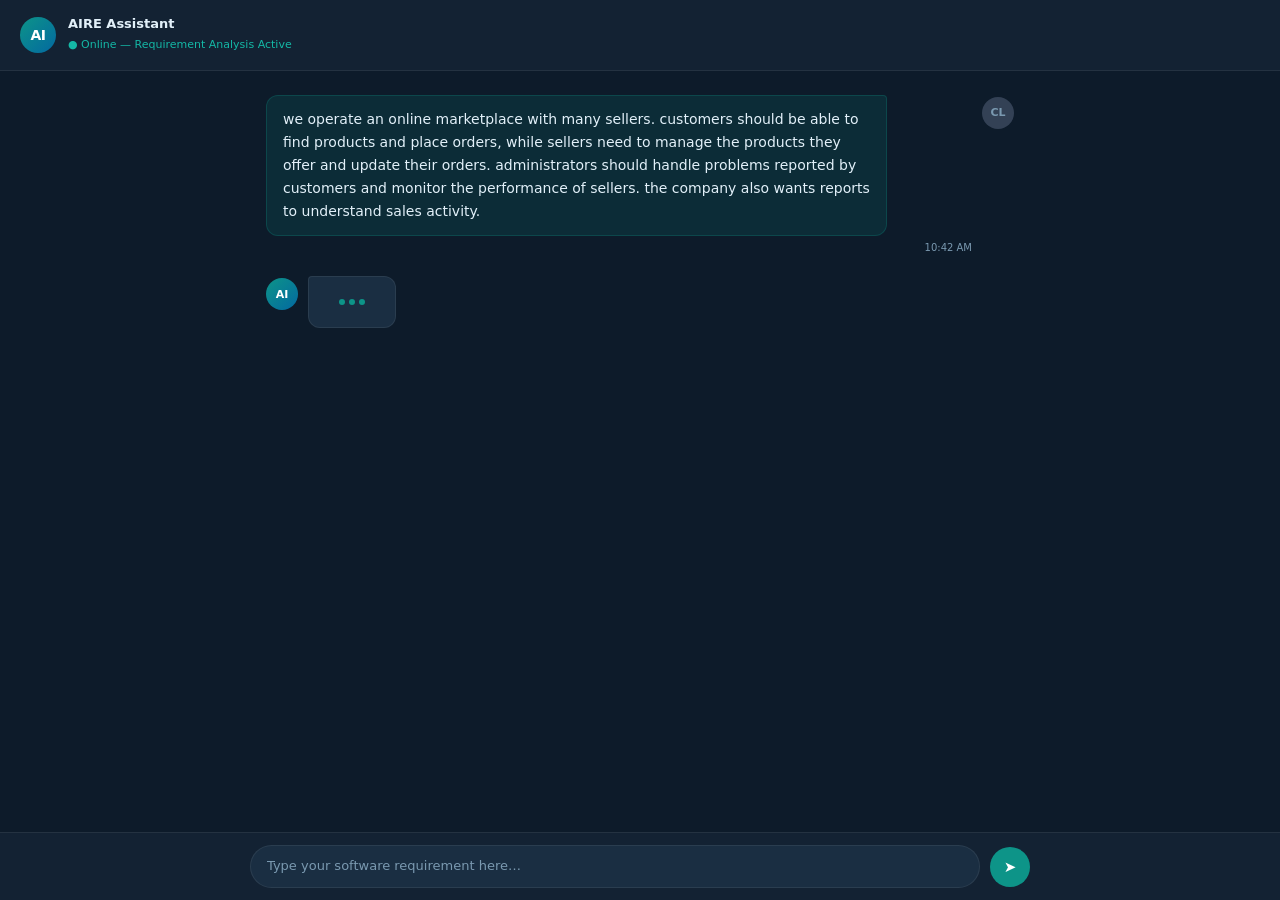
<file: botres.html>
<!doctype html>
<html lang="en">
  <head>
    <meta charset="UTF-8" />
    <meta name="viewport" content="width=device-width, initial-scale=1.0" />
    <title>AIRE — Chatbot Response</title>
    <link href="https://cdn.jsdelivr.net/npm/bootstrap@5.3.2/dist/css/bootstrap.min.css" rel="stylesheet" />
    <style>
      /* ── Design tokens ─────────────────────────────────────────────────────── */
      :root {
        --aire-bg: #0d1b2a;
        --aire-surface: #132233;
        --aire-card: #1a2e42;
        --aire-card-hover: #1f3650;
        --aire-teal: #0d9488;
        --aire-teal-lt: #14b8a6;
        --aire-teal-dim: rgba(13, 148, 136, 0.15);
        --aire-orange: #f97316;
        --aire-orange-dim: rgba(249, 115, 22, 0.12);
        --aire-purple: #7c3aed;
        --aire-purple-dim: rgba(124, 58, 237, 0.12);
        --aire-text: #e2f0f9;
        --aire-text-muted: #7a99b0;
        --aire-border: rgba(255, 255, 255, 0.07);
        --aire-radius: 12px;
        --aire-radius-sm: 8px;
        --aire-shadow: 0 4px 24px rgba(0, 0, 0, 0.35);
      }

      /* ── Base ──────────────────────────────────────────────────────────────── */
      *,
      *::before,
      *::after {
        box-sizing: border-box;
        margin: 0;
        padding: 0;
      }

      body {
        background: var(--aire-bg);
        color: var(--aire-text);
        font-family:
          "Segoe UI",
          system-ui,
          -apple-system,
          sans-serif;
        font-size: 14px;
        line-height: 1.6;
        min-height: 100vh;
      }

      /* ── Chat wrapper ──────────────────────────────────────────────────────── */
      .chat-viewport {
        max-width: 780px;
        margin: 0 auto;
        padding: 24px 16px 120px;
        display: flex;
        flex-direction: column;
        gap: 20px;
      }

      /* ── Chat header ───────────────────────────────────────────────────────── */
      .chat-header {
        display: flex;
        align-items: center;
        gap: 12px;
        padding: 16px 20px;
        background: var(--aire-surface);
        border-bottom: 1px solid var(--aire-border);
        position: sticky;
        top: 0;
        z-index: 100;
      }

      .chat-header-logo {
        width: 36px;
        height: 36px;
        border-radius: 50%;
        background: linear-gradient(135deg, var(--aire-teal), #0369a1);
        display: flex;
        align-items: center;
        justify-content: center;
        font-size: 14px;
        font-weight: 800;
        color: #fff;
        letter-spacing: -0.5px;
        flex-shrink: 0;
      }

      .chat-header-info h6 {
        font-size: 13px;
        font-weight: 700;
        color: var(--aire-text);
        margin: 0;
      }

      .chat-header-info span {
        font-size: 11px;
        color: var(--aire-teal-lt);
      }

      /* ── Message bubbles ───────────────────────────────────────────────────── */
      .msg-row {
        display: flex;
        gap: 10px;
        align-items: flex-start;
      }

      .msg-row.msg-client {
        flex-direction: row-reverse;
      }

      .msg-avatar {
        width: 32px;
        height: 32px;
        border-radius: 50%;
        display: flex;
        align-items: center;
        justify-content: center;
        font-size: 11px;
        font-weight: 700;
        flex-shrink: 0;
        margin-top: 2px;
      }

      .msg-avatar.avatar-aire {
        background: linear-gradient(135deg, var(--aire-teal), #0369a1);
        color: #fff;
      }

      .msg-avatar.avatar-client {
        background: #334155;
        color: var(--aire-text-muted);
      }

      .msg-bubble {
        max-width: 88%;
        border-radius: var(--aire-radius);
        padding: 12px 16px;
        position: relative;
        line-height: 1.65;
      }

      .msg-bubble.bubble-aire {
        background: var(--aire-card);
        border: 1px solid var(--aire-border);
        border-top-left-radius: 4px;
      }

      .msg-bubble.bubble-client {
        background: var(--aire-teal-dim);
        border: 1px solid rgba(13, 148, 136, 0.25);
        border-top-right-radius: 4px;
        color: var(--aire-text);
      }

      .msg-time {
        font-size: 10px;
        color: var(--aire-text-muted);
        margin-top: 4px;
        display: block;
      }

      .msg-row.msg-client .msg-time {
        text-align: right;
      }

      /* ── Domain + token badge row ──────────────────────────────────────────── */
      .badge-row {
        display: flex;
        gap: 8px;
        flex-wrap: wrap;
        margin-bottom: 10px;
      }

      .aire-badge {
        display: inline-flex;
        align-items: center;
        gap: 5px;
        padding: 3px 10px;
        border-radius: 20px;
        font-size: 11px;
        font-weight: 600;
        letter-spacing: 0.3px;
      }

      .badge-domain {
        background: rgba(3, 105, 161, 0.2);
        border: 1px solid rgba(3, 105, 161, 0.4);
        color: #38bdf8;
      }

      .badge-ambiguity-count {
        background: var(--aire-orange-dim);
        border: 1px solid rgba(249, 115, 22, 0.3);
        color: var(--aire-orange);
      }

      .badge-type {
        background: var(--aire-purple-dim);
        border: 1px solid rgba(124, 58, 237, 0.3);
        color: #a78bfa;
      }

      /* ── Ambiguity alert banner ────────────────────────────────────────────── */
      .ambiguity-alert {
        background: rgba(249, 115, 22, 0.08);
        border: 1px solid rgba(249, 115, 22, 0.2);
        border-left: 3px solid var(--aire-orange);
        border-radius: var(--aire-radius-sm);
        padding: 10px 14px;
        margin-bottom: 12px;
        font-size: 13px;
        color: #fed7aa;
        line-height: 1.55;
      }

      /* ── Requirement sentence card ─────────────────────────────────────────── */
      .req-block {
        background: rgba(255, 255, 255, 0.03);
        border: 1px solid var(--aire-border);
        border-radius: var(--aire-radius-sm);
        padding: 10px 14px;
        margin-bottom: 16px;
      }

      .req-block-sentence {
        font-size: 13px;
        color: #cbd5e1;
        font-style: italic;
        border-left: 2px solid var(--aire-teal);
        padding-left: 10px;
        margin-bottom: 8px;
        line-height: 1.55;
      }

      .req-block-meta {
        display: flex;
        gap: 6px;
        flex-wrap: wrap;
        align-items: center;
      }

      .req-type-pill {
        font-size: 10px;
        font-weight: 700;
        padding: 2px 8px;
        border-radius: 20px;
        letter-spacing: 0.4px;
      }

      .pill-functional {
        background: rgba(16, 185, 129, 0.15);
        color: #34d399;
        border: 1px solid rgba(16, 185, 129, 0.3);
      }
      .pill-security {
        background: rgba(239, 68, 68, 0.12);
        color: #fca5a5;
        border: 1px solid rgba(239, 68, 68, 0.25);
      }
      .pill-performance {
        background: rgba(59, 130, 246, 0.12);
        color: #93c5fd;
        border: 1px solid rgba(59, 130, 246, 0.25);
      }
      .pill-usability {
        background: rgba(168, 85, 247, 0.12);
        color: #c4b5fd;
        border: 1px solid rgba(168, 85, 247, 0.25);
      }
      .pill-operational {
        background: rgba(245, 158, 11, 0.12);
        color: #fcd34d;
        border: 1px solid rgba(245, 158, 11, 0.25);
      }
      .pill-nonfunctional {
        background: rgba(100, 116, 139, 0.15);
        color: #94a3b8;
        border: 1px solid rgba(100, 116, 139, 0.3);
      }

      .confidence-chip {
        font-size: 10px;
        color: var(--aire-text-muted);
        background: rgba(255, 255, 255, 0.04);
        border: 1px solid var(--aire-border);
        padding: 2px 7px;
        border-radius: 20px;
      }

      /* ── Ambiguity section ─────────────────────────────────────────────────── */
      .ambiguity-section {
        margin-top: 4px;
      }

      .ambiguity-section-title {
        font-size: 11px;
        font-weight: 700;
        text-transform: uppercase;
        letter-spacing: 0.8px;
        color: var(--aire-text-muted);
        margin-bottom: 10px;
        padding-bottom: 6px;
        border-bottom: 1px solid var(--aire-border);
      }

      /* ── Ambiguity question card ───────────────────────────────────────────── */
      .ambiguity-card {
        background: var(--aire-card);
        border: 1px solid var(--aire-border);
        border-radius: var(--aire-radius);
        margin-bottom: 14px;
        overflow: hidden;
        transition: border-color 0.2s;
      }

      .ambiguity-card:hover {
        border-color: rgba(13, 148, 136, 0.3);
      }

      .ambiguity-card-header {
        display: flex;
        align-items: center;
        gap: 10px;
        padding: 12px 14px;
        border-bottom: 1px solid var(--aire-border);
      }

      .ambiguity-type-icon {
        width: 28px;
        height: 28px;
        border-radius: 6px;
        display: flex;
        align-items: center;
        justify-content: center;
        font-size: 13px;
        flex-shrink: 0;
      }

      .icon-semantic {
        background: rgba(124, 58, 237, 0.2);
      }
      .icon-scope {
        background: rgba(249, 115, 22, 0.2);
      }
      .icon-actor {
        background: rgba(59, 130, 246, 0.2);
      }
      .icon-acceptance {
        background: rgba(16, 185, 129, 0.2);
      }
      .icon-dependency {
        background: rgba(245, 158, 11, 0.2);
      }
      .icon-priority {
        background: rgba(239, 68, 68, 0.2);
      }
      .icon-technical {
        background: rgba(100, 116, 139, 0.2);
      }

      .ambiguity-type-label {
        font-size: 12px;
        font-weight: 700;
        color: var(--aire-text);
      }

      .ambiguity-type-desc {
        font-size: 11px;
        color: var(--aire-text-muted);
        margin-top: 1px;
      }

      .ambiguity-card-body {
        padding: 12px 14px;
      }

      /* ── Questions list ────────────────────────────────────────────────────── */
      .question-item {
        display: flex;
        align-items: flex-start;
        gap: 10px;
        margin-bottom: 14px;
      }

      .question-item:last-child {
        margin-bottom: 0;
      }

      .question-number {
        width: 20px;
        height: 20px;
        border-radius: 50%;
        background: var(--aire-teal-dim);
        border: 1px solid rgba(13, 148, 136, 0.3);
        color: var(--aire-teal-lt);
        font-size: 10px;
        font-weight: 700;
        display: flex;
        align-items: center;
        justify-content: center;
        flex-shrink: 0;
        margin-top: 2px;
      }

      .question-content {
        flex: 1;
      }

      .question-text {
        font-size: 13px;
        color: var(--aire-text);
        margin-bottom: 6px;
        line-height: 1.5;
      }

      /* ── Answer textbox ────────────────────────────────────────────────────── */
      .answer-field-wrap {
        position: relative;
      }

      .answer-field {
        width: 100%;
        background: rgba(255, 255, 255, 0.04);
        border: 1px solid var(--aire-border);
        border-radius: var(--aire-radius-sm);
        color: var(--aire-text);
        font-size: 12px;
        padding: 8px 40px 8px 10px;
        resize: none;
        outline: none;
        transition:
          border-color 0.2s,
          background 0.2s;
        font-family: inherit;
        line-height: 1.5;
        min-height: 38px;
      }

      .answer-field::placeholder {
        color: var(--aire-text-muted);
        font-size: 11px;
      }

      .answer-field:focus {
        border-color: var(--aire-teal);
        background: rgba(13, 148, 136, 0.06);
      }

      .answer-send-btn {
        position: absolute;
        right: 6px;
        bottom: 6px;
        width: 26px;
        height: 26px;
        border-radius: 6px;
        background: var(--aire-teal);
        border: none;
        color: #fff;
        font-size: 11px;
        display: flex;
        align-items: center;
        justify-content: center;
        cursor: pointer;
        transition: background 0.2s;
        flex-shrink: 0;
      }

      .answer-send-btn:hover {
        background: var(--aire-teal-lt);
      }

      /* ── Submit all button ─────────────────────────────────────────────────── */
      .submit-all-row {
        display: flex;
        justify-content: flex-end;
        margin-top: 16px;
        gap: 8px;
      }

      .btn-aire-primary {
        background: var(--aire-teal);
        border: none;
        color: #fff;
        font-size: 12px;
        font-weight: 600;
        padding: 8px 18px;
        border-radius: 8px;
        cursor: pointer;
        transition:
          background 0.2s,
          transform 0.1s;
        display: flex;
        align-items: center;
        gap: 6px;
      }

      .btn-aire-primary:hover {
        background: var(--aire-teal-lt);
        transform: translateY(-1px);
      }

      .btn-aire-ghost {
        background: transparent;
        border: 1px solid var(--aire-border);
        color: var(--aire-text-muted);
        font-size: 12px;
        padding: 8px 18px;
        border-radius: 8px;
        cursor: pointer;
        transition:
          border-color 0.2s,
          color 0.2s;
      }

      .btn-aire-ghost:hover {
        border-color: var(--aire-teal);
        color: var(--aire-teal-lt);
      }

      /* ── Input bar at bottom ───────────────────────────────────────────────── */
      .chat-input-bar {
        position: fixed;
        bottom: 0;
        left: 0;
        right: 0;
        background: var(--aire-surface);
        border-top: 1px solid var(--aire-border);
        padding: 12px 16px;
        display: flex;
        gap: 10px;
        align-items: center;
        max-width: 780px;
        margin: 0 auto;
      }

      .chat-input-field {
        flex: 1;
        background: var(--aire-card);
        border: 1px solid var(--aire-border);
        border-radius: 24px;
        color: var(--aire-text);
        font-size: 13px;
        padding: 10px 16px;
        outline: none;
        font-family: inherit;
        transition: border-color 0.2s;
      }

      .chat-input-field::placeholder {
        color: var(--aire-text-muted);
      }

      .chat-input-field:focus {
        border-color: var(--aire-teal);
      }

      .chat-input-send {
        width: 40px;
        height: 40px;
        border-radius: 50%;
        background: var(--aire-teal);
        border: none;
        color: #fff;
        font-size: 15px;
        display: flex;
        align-items: center;
        justify-content: center;
        cursor: pointer;
        flex-shrink: 0;
        transition: background 0.2s;
      }

      .chat-input-send:hover {
        background: var(--aire-teal-lt);
      }

      /* ── Typing indicator ──────────────────────────────────────────────────── */
      .typing-indicator {
        display: flex;
        gap: 4px;
        align-items: center;
        padding: 10px 14px;
      }

      .typing-dot {
        width: 6px;
        height: 6px;
        border-radius: 50%;
        background: var(--aire-teal);
        animation: typing-bounce 1.2s infinite;
      }

      .typing-dot:nth-child(2) {
        animation-delay: 0.2s;
      }
      .typing-dot:nth-child(3) {
        animation-delay: 0.4s;
      }

      @keyframes typing-bounce {
        0%,
        80%,
        100% {
          transform: translateY(0);
          opacity: 0.4;
        }
        40% {
          transform: translateY(-4px);
          opacity: 1;
        }
      }

      /* ── Progress bar ──────────────────────────────────────────────────────── */
      .clarification-progress {
        background: rgba(255, 255, 255, 0.05);
        border-radius: 20px;
        height: 4px;
        margin-bottom: 12px;
        overflow: hidden;
      }

      .clarification-progress-fill {
        height: 100%;
        background: linear-gradient(90deg, var(--aire-teal), var(--aire-teal-lt));
        border-radius: 20px;
        width: 0%;
        transition: width 0.5s ease;
      }

      .clarification-progress-label {
        font-size: 10px;
        color: var(--aire-text-muted);
        margin-bottom: 6px;
        display: flex;
        justify-content: space-between;
      }

      /* ── Scrollbar ─────────────────────────────────────────────────────────── */
      ::-webkit-scrollbar {
        width: 4px;
      }
      ::-webkit-scrollbar-track {
        background: transparent;
      }
      ::-webkit-scrollbar-thumb {
        background: rgba(255, 255, 255, 0.1);
        border-radius: 4px;
      }
    </style>
  </head>
  <body>
    <!-- ── Chat Header ─────────────────────────────────────────────────────────── -->
    <div class="chat-header">
      <div class="chat-header-logo">AI</div>
      <div class="chat-header-info">
        <h6>AIRE Assistant</h6>
        <span>● Online — Requirement Analysis Active</span>
      </div>
    </div>

    <!-- ── Chat Viewport ───────────────────────────────────────────────────────── -->
    <div class="chat-viewport" id="chatViewport">
      <!-- Client message -->
      <div class="msg-row msg-client">
        <div class="msg-avatar avatar-client">CL</div>
        <div>
          <div class="msg-bubble bubble-client">
            we operate an online marketplace with many sellers. customers should be able to find products and place orders, while sellers need to
            manage the products they offer and update their orders. administrators should handle problems reported by customers and monitor the
            performance of sellers. the company also wants reports to understand sales activity.
          </div>
          <span class="msg-time">10:42 AM</span>
        </div>
      </div>

      <!-- Typing indicator -->
      <div class="msg-row" id="typingRow">
        <div class="msg-avatar avatar-aire">AI</div>
        <div class="msg-bubble bubble-aire">
          <div class="typing-indicator">
            <div class="typing-dot"></div>
            <div class="typing-dot"></div>
            <div class="typing-dot"></div>
          </div>
        </div>
      </div>

      <!-- AIRE Response bubble -->
      <div class="msg-row" id="aireResponse" style="display: none">
        <div class="msg-avatar avatar-aire">AI</div>
        <div style="max-width: 92%; flex: 1">
          <div class="msg-bubble bubble-aire">
            <!-- Badge row -->
            <div class="badge-row">
              <span class="aire-badge badge-domain">🏬 E-commerce</span>
              <span class="aire-badge badge-ambiguity-count">⚠ 3 Ambiguities Detected</span>
              <span class="aire-badge badge-type">📋 Functional + Performance</span>
            </div>

            <!-- Ambiguity alert -->
            <div class="ambiguity-alert">
              Your requirement has unclear boundaries, so it is not clear exactly what is included. It also contains unclear or subjective terms that
              may be understood differently. Please help us clarify a few points below.
            </div>

            <!-- Sentence breakdown -->
            <div class="req-block">
              <div class="req-block-sentence">
                "customers should be able to find products and place orders, while sellers need to manage the products they offer and update their
                orders."
              </div>
              <div class="req-block-meta">
                <span class="req-type-pill pill-functional">Functional</span>
                <span class="confidence-chip">Confidence: 65.72%</span>
                <span class="aire-badge badge-type" style="font-size: 10px; padding: 2px 7px">ScopeAmbiguity</span>
              </div>
            </div>

            <div class="req-block">
              <div class="req-block-sentence">
                "administrators should handle problems reported by customers and monitor the performance of sellers."
              </div>
              <div class="req-block-meta">
                <span class="req-type-pill pill-performance">Performance</span>
                <span class="confidence-chip">Confidence: 57.15%</span>
                <span class="aire-badge badge-type" style="font-size: 10px; padding: 2px 7px; background: var(--aire-purple-dim)"
                  >SemanticAmbiguity</span
                >
              </div>
            </div>

            <!-- Progress indicator -->
            <div class="clarification-progress-label">
              <span>Clarification progress</span>
              <span id="progressLabel">0 / 2 sections answered</span>
            </div>
            <div class="clarification-progress">
              <div class="clarification-progress-fill" id="progressFill"></div>
            </div>

            <!-- ── Ambiguity cards ─────────────────────────────────────────── -->
            <div class="ambiguity-section">
              <div class="ambiguity-section-title">Clarification Required</div>

              <!-- Card 1 — Scope Ambiguity -->
              <div class="ambiguity-card" id="card-scope">
                <div class="ambiguity-card-header">
                  <div class="ambiguity-type-icon icon-scope">🔲</div>
                  <div>
                    <div class="ambiguity-type-label">Scope Ambiguity</div>
                    <div class="ambiguity-type-desc">
                      "customers should be able to find products and place orders, while sellers need to manage..."
                    </div>
                  </div>
                </div>
                <div class="ambiguity-card-body">
                  <div class="question-item">
                    <div class="question-number">1</div>
                    <div class="question-content">
                      <div class="question-text">What exactly should this feature include?</div>
                      <div class="answer-field-wrap">
                        <textarea
                          class="answer-field"
                          rows="1"
                          placeholder="e.g. Search by category, price filter, and wishlist..."
                          oninput="
                            autoResize(this);
                            checkProgress();
                          "
                          data-card="scope"
                        ></textarea>
                        <button class="answer-send-btn" title="Save answer">✓</button>
                      </div>
                    </div>
                  </div>

                  <div class="question-item">
                    <div class="question-number">2</div>
                    <div class="question-content">
                      <div class="question-text">Who should this requirement apply to?</div>
                      <div class="answer-field-wrap">
                        <textarea
                          class="answer-field"
                          rows="1"
                          placeholder="e.g. Registered buyers only, not guest users..."
                          oninput="
                            autoResize(this);
                            checkProgress();
                          "
                          data-card="scope"
                        ></textarea>
                        <button class="answer-send-btn" title="Save answer">✓</button>
                      </div>
                    </div>
                  </div>

                  <div class="question-item">
                    <div class="question-number">3</div>
                    <div class="question-content">
                      <div class="question-text">Are there any users, activities, or situations that should be excluded?</div>
                      <div class="answer-field-wrap">
                        <textarea
                          class="answer-field"
                          rows="1"
                          placeholder="e.g. Sellers cannot place orders through the same account..."
                          oninput="
                            autoResize(this);
                            checkProgress();
                          "
                          data-card="scope"
                        ></textarea>
                        <button class="answer-send-btn" title="Save answer">✓</button>
                      </div>
                    </div>
                  </div>
                </div>
              </div>

              <!-- Card 2 — Semantic Ambiguity -->
              <div class="ambiguity-card" id="card-semantic">
                <div class="ambiguity-card-header">
                  <div class="ambiguity-type-icon icon-semantic">💬</div>
                  <div>
                    <div class="ambiguity-type-label">Semantic Ambiguity</div>
                    <div class="ambiguity-type-desc">"administrators should handle problems... monitor the performance of sellers."</div>
                  </div>
                </div>
                <div class="ambiguity-card-body">
                  <div class="question-item">
                    <div class="question-number">1</div>
                    <div class="question-content">
                      <div class="question-text">What exactly do you mean by "handle problems"?</div>
                      <div class="answer-field-wrap">
                        <textarea
                          class="answer-field"
                          rows="1"
                          placeholder="e.g. Resolve disputes, issue refunds, or escalate to legal..."
                          oninput="
                            autoResize(this);
                            checkProgress();
                          "
                          data-card="semantic"
                        ></textarea>
                        <button class="answer-send-btn" title="Save answer">✓</button>
                      </div>
                    </div>
                  </div>

                  <div class="question-item">
                    <div class="question-number">2</div>
                    <div class="question-content">
                      <div class="question-text">What specific metrics define "monitor the performance of sellers"?</div>
                      <div class="answer-field-wrap">
                        <textarea
                          class="answer-field"
                          rows="1"
                          placeholder="e.g. Order fulfilment rate, customer rating, response time..."
                          oninput="
                            autoResize(this);
                            checkProgress();
                          "
                          data-card="semantic"
                        ></textarea>
                        <button class="answer-send-btn" title="Save answer">✓</button>
                      </div>
                    </div>
                  </div>

                  <div class="question-item">
                    <div class="question-number">3</div>
                    <div class="question-content">
                      <div class="question-text">Can you replace the general term with a specific value, condition, or time?</div>
                      <div class="answer-field-wrap">
                        <textarea
                          class="answer-field"
                          rows="1"
                          placeholder="e.g. Sellers with ratings below 3.0 should be flagged weekly..."
                          oninput="
                            autoResize(this);
                            checkProgress();
                          "
                          data-card="semantic"
                        ></textarea>
                        <button class="answer-send-btn" title="Save answer">✓</button>
                      </div>
                    </div>
                  </div>
                </div>
              </div>
            </div>
            <!-- /ambiguity-section -->

            <!-- Submit row -->
            <div class="submit-all-row">
              <button class="btn-aire-ghost" onclick="skipAll()">Skip for now</button>
              <button class="btn-aire-primary" onclick="submitAll()">✓ Submit Clarifications</button>
            </div>
          </div>
          <!-- /bubble-aire -->
          <span class="msg-time">10:42 AM · AIRE Analysis Complete</span>
        </div>
      </div>

      <!-- Confirmation message (hidden until submit) -->
      <div class="msg-row" id="confirmRow" style="display: none">
        <div class="msg-avatar avatar-aire">AI</div>
        <div>
          <div class="msg-bubble bubble-aire">
            ✅ Thank you — your clarifications have been recorded. A Business Analyst will review your requirement and we will follow up shortly. Your
            token number is <strong>#TK-2024-0042</strong>.
          </div>
          <span class="msg-time">10:43 AM</span>
        </div>
      </div>
    </div>
    <!-- /chat-viewport -->

    <!-- ── Chat Input Bar ──────────────────────────────────────────────────────── -->
    <div
      style="
        position: fixed;
        bottom: 0;
        left: 0;
        right: 0;
        background: var(--aire-surface);
        border-top: 1px solid var(--aire-border);
        padding: 12px 16px;
      "
    >
      <div style="max-width: 780px; margin: 0 auto; display: flex; gap: 10px; align-items: center">
        <input type="text" class="chat-input-field" placeholder="Type your software requirement here…" id="mainInput" />
        <button class="chat-input-send" onclick="sendMessage()" title="Send">➤</button>
      </div>
    </div>

    <script>
      // ── Show response after typing animation ──────────────────────────────────
      setTimeout(() => {
        document.getElementById("typingRow").style.display = "none";
        document.getElementById("aireResponse").style.display = "flex";
        document.getElementById("chatViewport").scrollTop = 99999;
      }, 2000);

      // ── Auto resize textarea ──────────────────────────────────────────────────
      function autoResize(el) {
        el.style.height = "auto";
        el.style.height = Math.min(el.scrollHeight, 120) + "px";
      }

      // ── Progress tracking ─────────────────────────────────────────────────────
      function checkProgress() {
        const cards = ["scope", "semantic"];
        let answered = 0;

        cards.forEach((card) => {
          const fields = document.querySelectorAll(`[data-card="${card}"]`);
          const hasAny = Array.from(fields).some((f) => f.value.trim().length > 0);
          if (hasAny) answered++;
        });

        const pct = Math.round((answered / cards.length) * 100);
        document.getElementById("progressFill").style.width = pct + "%";
        document.getElementById("progressLabel").textContent = `${answered} / ${cards.length} sections answered`;
      }

      // ── Submit all clarifications ─────────────────────────────────────────────
      function submitAll() {
        document.getElementById("aireResponse").style.display = "none";
        document.getElementById("confirmRow").style.display = "flex";
        document.getElementById("chatViewport").scrollTop = 99999;
      }

      // ── Skip ──────────────────────────────────────────────────────────────────
      function skipAll() {
        const skipMsg = document.createElement("div");
        skipMsg.className = "msg-row msg-client";
        skipMsg.innerHTML = `
      <div class="msg-avatar avatar-client">CL</div>
      <div>
        <div class="msg-bubble bubble-client">I'll clarify these later.</div>
        <span class="msg-time">Now</span>
      </div>`;
        document.getElementById("chatViewport").appendChild(skipMsg);
        document.getElementById("aireResponse").style.display = "none";

        const tokenMsg = document.createElement("div");
        tokenMsg.className = "msg-row";
        tokenMsg.innerHTML = `
      <div class="msg-avatar avatar-aire">AI</div>
      <div>
        <div class="msg-bubble bubble-aire">
          Understood. Your requirement has been saved with token <strong>#TK-2024-0042</strong>.
          Our team will reach out to clarify the open points.
        </div>
        <span class="msg-time">Now</span>
      </div>`;
        document.getElementById("chatViewport").appendChild(tokenMsg);
        document.getElementById("chatViewport").scrollTop = 99999;
      }

      // ── Send new message ──────────────────────────────────────────────────────
      function sendMessage() {
        const input = document.getElementById("mainInput");
        const text = input.value.trim();
        if (!text) return;

        const clientMsg = document.createElement("div");
        clientMsg.className = "msg-row msg-client";
        clientMsg.innerHTML = `
      <div class="msg-avatar avatar-client">CL</div>
      <div>
        <div class="msg-bubble bubble-client">${text}</div>
        <span class="msg-time">Now</span>
      </div>`;
        document.getElementById("chatViewport").appendChild(clientMsg);
        input.value = "";
        document.getElementById("chatViewport").scrollTop = 99999;
      }

      document.getElementById("mainInput").addEventListener("keydown", (e) => {
        if (e.key === "Enter") sendMessage();
      });
    </script>
  </body>
</html>
</file>
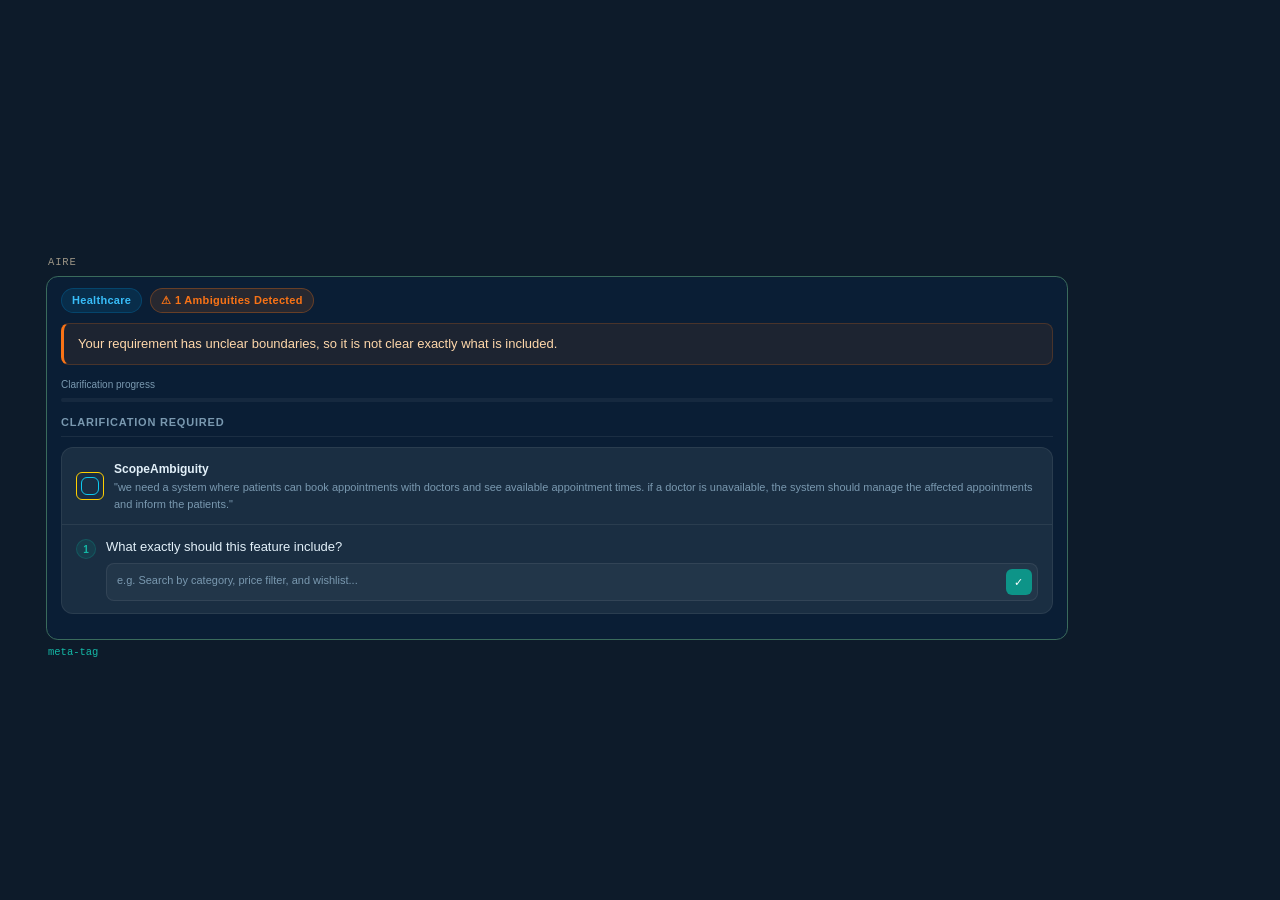
<file: fullyjs.html>
<!doctype html>
<html lang="en">
  <head>
    <meta charset="UTF-8" />
    <meta name="viewport" content="width=device-width, initial-scale=1.0" />
    <title>AIRE — Chatbot Response</title>
    <link href="https://cdn.jsdelivr.net/npm/bootstrap@5.3.2/dist/css/bootstrap.min.css" rel="stylesheet" />
    <link rel="stylesheet" href="AIRE_project\AIRE\static\css\style.css" />
    <style>
      /* ── Design tokens ─────────────────────────────────────────────────────── */

      :root {
        --ink: #161a1d;
        --paper: #f6f4ef;
        --line: #d8d3c6;
        --accent: #3a6b5c; /* muted signal green — "system understood" */
        --accent-soft: #e3ece8;
        --warn: #b0703a; /* queued / low confidence */
        --warn-soft: #f3e8dd;
        --greeting: #ffb3003c;
        --ink: #161a1d;
        --aire-bg: #0d1b2a;
        --aire-surface: #132233;
        --aire-card: #1a2e42;
        --aire-card-hover: #1f3650;
        --aire-teal: #0d9488;
        --aire-teal-lt: #14b8a6;
        --aire-teal-dim: rgba(13, 148, 136, 0.15);
        --aire-orange: #f97316;
        --aire-orange-dim: rgba(249, 115, 22, 0.12);
        --aire-purple: #7c3aed;
        --aire-purple-dim: rgba(124, 58, 237, 0.12);
        --aire-text: #e2f0f9;
        --aire-text-muted: #7a99b0;
        --aire-border: rgba(255, 255, 255, 0.07);
        --aire-radius: 12px;
        --aire-radius-sm: 8px;
        --aire-shadow: 0 4px 24px rgba(0, 0, 0, 0.35);
        --mono: "SF Mono", "JetBrains Mono", "Courier New", monospace;
        --sans: "Inter", -apple-system, BlinkMacSystemFont, "Segoe UI", sans-serif;
      }

      /* ── Base reset (minimal) ──────────────────────────────────────────────── */
      *,
      *::before,
      *::after {
        box-sizing: border-box;
        margin: 0;
        padding: 0;
      }

      body {
        margin: 0;
        background: var(--paper);
        font-family: var(--sans);
        color: var(--ink);
        height: 100vh;
        display: flex;
        align-items: center;
        justify-content: center;
        padding: 24px;
      }

      /* ── Message bubble (the actual container) ────────────────────────────── */
      .msg-bubble {
        max-width: 88%;
        border-radius: var(--aire-radius);
        padding: 12px 16px;
        position: relative;
        line-height: 1.65;
      }

      .msg-bubble.bubble-aire {
        background: var(--aire-card);
        border: 1px solid var(--aire-border);
        border-top-left-radius: 4px;
      }

      /* ── Badge row ──────────────────────────────────────────────────────────── */
      .badge-row {
        display: flex;
        gap: 8px;
        flex-wrap: wrap;
        margin-bottom: 10px;
      }

      .aire-badge {
        display: inline-flex;
        align-items: center;
        gap: 5px;
        padding: 3px 10px;
        border-radius: 20px;
        font-size: 11px;
        font-weight: 600;
        letter-spacing: 0.3px;
      }

      .badge-domain {
        background: rgba(3, 105, 161, 0.2);
        border: 1px solid rgba(3, 105, 161, 0.4);
        color: #38bdf8;
      }

      .badge-ambiguity-count {
        background: var(--aire-orange-dim);
        border: 1px solid rgba(249, 115, 22, 0.3);
        color: var(--aire-orange);
      }

      .badge-type {
        background: var(--aire-purple-dim);
        border: 1px solid rgba(124, 58, 237, 0.3);
        color: #a78bfa;
      }

      /* ── Ambiguity alert banner ────────────────────────────────────────────── */
      .ambiguity-alert {
        background: rgba(249, 115, 22, 0.08);
        border: 1px solid rgba(249, 115, 22, 0.2);
        border-left: 3px solid var(--aire-orange);
        border-radius: var(--aire-radius-sm);
        padding: 10px 14px;
        margin-bottom: 12px;
        font-size: 13px;
        color: #fed7aa;
        line-height: 1.55;
      }

      /* ── Requirement sentence block ────────────────────────────────────────── */
      .req-block {
        background: rgba(255, 255, 255, 0.03);
        border: 1px solid var(--aire-border);
        border-radius: var(--aire-radius-sm);
        padding: 10px 14px;
        margin-bottom: 16px;
      }

      .req-block-sentence {
        font-size: 13px;
        color: #cbd5e1;
        font-style: italic;
        border-left: 2px solid var(--aire-teal);
        padding-left: 10px;
        margin-bottom: 8px;
        line-height: 1.55;
      }

      .req-block-meta {
        display: flex;
        gap: 6px;
        flex-wrap: wrap;
        align-items: center;
      }

      .req-type-pill {
        font-size: 10px;
        font-weight: 700;
        padding: 2px 8px;
        border-radius: 20px;
        letter-spacing: 0.4px;
      }

      .pill-functional {
        background: rgba(16, 185, 129, 0.15);
        color: #34d399;
        border: 1px solid rgba(16, 185, 129, 0.3);
      }

      .pill-performance {
        background: rgba(59, 130, 246, 0.12);
        color: #93c5fd;
        border: 1px solid rgba(59, 130, 246, 0.25);
      }

      .confidence-chip {
        font-size: 10px;
        color: var(--aire-text-muted);
        background: rgba(255, 255, 255, 0.04);
        border: 1px solid var(--aire-border);
        padding: 2px 7px;
        border-radius: 20px;
      }

      /* ── Progress bar ──────────────────────────────────────────────────────── */
      .clarification-progress-label {
        font-size: 10px;
        color: var(--aire-text-muted);
        margin-bottom: 6px;
        display: flex;
        justify-content: space-between;
      }

      .clarification-progress {
        background: rgba(255, 255, 255, 0.05);
        border-radius: 20px;
        height: 4px;
        margin-bottom: 12px;
        overflow: hidden;
      }

      .clarification-progress-fill {
        height: 100%;
        background: linear-gradient(90deg, var(--aire-teal), var(--aire-teal-lt));
        border-radius: 20px;
        width: 0%;
        transition: width 0.5s ease;
      }

      /* ── Ambiguity section headings ────────────────────────────────────────── */
      .ambiguity-section {
        margin-top: 4px;
      }

      .ambiguity-section-title {
        font-size: 11px;
        font-weight: 700;
        text-transform: uppercase;
        letter-spacing: 0.8px;
        color: var(--aire-text-muted);
        margin-bottom: 10px;
        padding-bottom: 6px;
        border-bottom: 1px solid var(--aire-border);
      }

      /* ── Ambiguity cards ───────────────────────────────────────────────────── */
      .ambiguity-card {
        background: var(--aire-card);
        border: 1px solid var(--aire-border);
        border-radius: var(--aire-radius);
        margin-bottom: 14px;
        overflow: hidden;
        transition: border-color 0.2s;
      }

      .ambiguity-card:hover {
        border-color: rgba(13, 148, 136, 0.3);
      }

      .ambiguity-card-header {
        display: flex;
        align-items: center;
        gap: 10px;
        padding: 12px 14px;
        border-bottom: 1px solid var(--aire-border);
      }

      .ambiguity-type-icon {
        width: 28px;
        height: 28px;
        border-radius: 6px;
        display: flex;
        align-items: center;
        justify-content: center;
        font-size: 13px;
        flex-shrink: 0;
      }

      .icon-semantic {
        background: rgba(124, 58, 237, 0.2);
      }

      .icon-scope {
        border: 1.5px solid #ffcf00;
      }

      .ambiguity-type-label {
        font-size: 12px;
        font-weight: 700;
        color: var(--aire-text);
      }

      .ambiguity-type-desc {
        font-size: 11px;
        color: var(--aire-text-muted);
        margin-top: 1px;
      }

      .ambiguity-card-body {
        padding: 12px 14px;
      }

      /* ── Questions ─────────────────────────────────────────────────────────── */
      .question-item {
        display: flex;
        align-items: flex-start;
        gap: 10px;
        margin-bottom: 14px;
      }

      .question-item:last-child {
        margin-bottom: 0;
      }

      .question-number {
        width: 20px;
        height: 20px;
        border-radius: 50%;
        background: var(--aire-teal-dim);
        border: 1px solid rgba(13, 148, 136, 0.3);
        color: var(--aire-teal-lt);
        font-size: 10px;
        font-weight: 700;
        display: flex;
        align-items: center;
        justify-content: center;
        flex-shrink: 0;
        margin-top: 2px;
      }

      .question-content {
        flex: 1;
      }

      .question-text {
        font-size: 13px;
        color: var(--aire-text);
        margin-bottom: 6px;
        line-height: 1.5;
      }

      /* ── Answer textarea ───────────────────────────────────────────────────── */
      .answer-field-wrap {
        position: relative;
      }

      .answer-field {
        width: 100%;
        background: rgba(255, 255, 255, 0.04);
        border: 1px solid var(--aire-border);
        border-radius: var(--aire-radius-sm);
        color: var(--aire-text);
        font-size: 12px;
        padding: 8px 40px 8px 10px;
        resize: none;
        outline: none;
        transition:
          border-color 0.2s,
          background 0.2s;
        font-family: inherit;
        line-height: 1.5;
        min-height: 38px;
      }

      .answer-field::placeholder {
        color: var(--aire-text-muted);
        font-size: 11px;
      }

      .answer-field:focus {
        border-color: var(--aire-teal);
        background: rgba(13, 148, 136, 0.06);
      }

      .answer-send-btn {
        position: absolute;
        right: 6px;
        bottom: 6px;
        width: 26px;
        height: 26px;
        border-radius: 6px;
        background: var(--aire-teal);
        border: none;
        color: #fff;
        font-size: 11px;
        display: flex;
        align-items: center;
        justify-content: center;
        cursor: pointer;
        transition: background 0.2s;
        flex-shrink: 0;
      }

      .answer-send-btn:hover {
        background: var(--aire-teal-lt);
      }

      /* ── Submit buttons ────────────────────────────────────────────────────── */
      .submit-all-row {
        display: flex;
        justify-content: flex-end;
        margin-top: 16px;
        gap: 8px;
      }

      .btn-aire-primary {
        background: var(--aire-teal);
        border: none;
        color: #fff;
        font-size: 12px;
        font-weight: 600;
        padding: 8px 18px;
        border-radius: 8px;
        cursor: pointer;
        transition:
          background 0.2s,
          transform 0.1s;
        display: flex;
        align-items: center;
        gap: 6px;
      }

      .btn-aire-primary:hover {
        background: var(--aire-teal-lt);
        transform: translateY(-1px);
      }

      .btn-aire-ghost {
        background: transparent;
        border: 1px solid var(--aire-border);
        color: var(--aire-text-muted);
        font-size: 12px;
        padding: 8px 18px;
        border-radius: 8px;
        cursor: pointer;
        transition:
          border-color 0.2s,
          color 0.2s;
      }

      .btn-aire-ghost:hover {
        border-color: var(--aire-teal);
        color: var(--aire-teal-lt);
      }

      /* ── Typing animation (used by the .typing-dot elements, if present) ──── */
      @keyframes typing-bounce {
        0%,
        80%,
        100% {
          transform: translateY(0);
          opacity: 0.4;
        }
        40% {
          transform: translateY(-4px);
          opacity: 1;
        }
      }

      /* ── Scrollbar (kept because it affects the bubble container) ────────── */
      ::-webkit-scrollbar {
        width: 4px;
      }
      ::-webkit-scrollbar-track {
        background: transparent;
      }
      ::-webkit-scrollbar-thumb {
        background: rgba(255, 255, 255, 0.1);
        border-radius: 4px;
      }
    </style>
  </head>
  <body>
    <main class="thread" id="thread">
      <div class="msg-row" id="bubble"></div>
    </main>
  </body>
  <script>
    function scrollToBottom() {
      thread.scrollTop = thread.scrollHeight;
    }
    async function replayText() {
      try {
        let response = await fetch("TEST.json");
        let data = await response.json();
        console.log(data);
        addBotMessage(data, "clarify", null);
      } catch (error) {
        console.log("ERROR:", error);
      }
    }
    replayText();
    function addBotMessage(data, statusClass, metaText) {
      const msg = document.createElement("div");

      let str = "";
      data.reply.DETECTED_AMBIGUITES.forEach((ambiguity) => {
        console.log(ambiguity);
        console.log(data.reply.GROUPED_BY_AMBIGUITY);
        str += `
           <div class="ambiguity-card" id="card-scope">
              <div class="ambiguity-card-header">
                <div class="ambiguity-type-icon icon-scope"><div class='p-2 border border-info rounded'></div></div>
                <div>
                  <div class="ambiguity-type-label">${ambiguity}</div>
                  <div class="ambiguity-type-desc">"${data.reply.GROUPED_BY_AMBIGUITY[ambiguity]}"</div>
                </div>
              </div>
              <div class="ambiguity-card-body">
                <div class="question-item">
                  <div class="question-number">1</div>
                  <div class="question-content">
                    <div class="question-text">What exactly should this feature include?</div>
                    <div class="answer-field-wrap d-flex">
                      <textarea
                        class="answer-field"
                        rows="1"
                        placeholder="e.g. Search by category, price filter, and wishlist..."
                        oninput="
                          autoResize(this);
                          checkProgress();
                        "
                        data-card="scope_1"
                      ></textarea>
                      <button class="answer-send-btn" title="Save answer">✓</button>
                    </div>
                  </div>
                </div>


              </div>
           </div>
          `;
      });

      msg.className = `msg msg--bot ${statusClass ? "msg--" + statusClass : ""}`;
      msg.innerHTML = `
        <div class="msg-label">AIRE</div>
        <div class="bubble"></div>
        ${metaText ? `<div class="meta-tag"></div>` : ""}
    `;
      msg.querySelector(".bubble").innerHTML = data; // Based on the status class we can inject the intractive Q&A chat-response
      if (metaText) msg.querySelector(".meta-tag").textContent = metaText;
      if (data.reply) {
        msg.className = "msg msg--bot msg--clarify";
        msg.innerHTML = `
        <div class="msg-label">AIRE</div>
        <div class="bubble msg-row" id="aireResponse">
         <div class="badge-row">
            <span class="aire-badge badge-domain">${data.reply.DOMAIN}</span>
            <span class="aire-badge badge-ambiguity-count">⚠ ${data.reply.DETECTED_AMBIGUITES.length} Ambiguities Detected</span>
          </div>

          <div class="ambiguity-alert">${data.reply.DESCRIPTION}</div>
          <div class="clarification-progress-label">
            <span>Clarification progress</span>
            <span id="progressLabel"></span>
          </div>
          <div class="clarification-progress">
            <div class="clarification-progress-fill" id="progressFill"></div>
          </div>

           <!-- ── Ambiguity cards ─────────────────────────────────────────── -->
          <div class="ambiguity-section">
            <div class="ambiguity-section-title">Clarification Required</div>
            ${str}
          </div>
        </div>
        <div class="meta-tag">meta-tag</div>
        
    `;
      }
      thread.appendChild(msg);
      scrollToBottom();
    }
    // ── Show response after typing animation ──────────────────────────────────
    setTimeout(() => {
      // document.getElementById("typingRow").style.display = "none";
      document.getElementById("aireResponse").style.display = "block";
      document.getElementById("thread").scrollTop = thread.scrollHeight;
    }, 2000);
    // ── Auto resize textarea ──────────────────────────────────────────────────
    function autoResize(el) {
      el.style.height = "auto";
      el.style.height = Math.min(el.scrollHeight, 120) + "px";
    }

    // ── Progress tracking ─────────────────────────────────────────────────────
    function checkProgress() {
      const cards = ["scope_1", "scope_2", "scope_3", "semantic_1", "semantic_2", "semantic_3"];
      let answered = 0;

      cards.forEach((card) => {
        const fields = document.querySelectorAll(`[data-card="${card}"]`);
        const hasAny = Array.from(fields).some((f) => f.value.trim().length > 0);
        if (hasAny) answered++;
      });

      const pct = Math.round((answered / cards.length) * 100);
      document.getElementById("progressFill").style.width = pct + "%";
      document.getElementById("progressLabel").textContent = `${answered} / ${cards.length} Questions answered`;
    }

    // ── Submit all clarifications ─────────────────────────────────────────────
    function submitAll() {
      document.getElementById("aireResponse").style.display = "block";
      document.getElementById("confirmRow").style.display = "block";
      document.getElementById("thread").scrollTop = thread.scrollHeight;
      const textAreas = document.querySelectorAll(".answer-field");
      textAreas.forEach((input) => {
        input.disabled = true;
      });
    }

    // ── Skip ──────────────────────────────────────────────────────────────────
    function skipAll() {
      const skipMsg = document.createElement("div");
      skipMsg.className = "msg msg--user";
      skipMsg.innerHTML = `
      <div class="msg-label">You</div>
      <div class="bubble">I'll clarify these later.</div>`;

      document.getElementById("thread").appendChild(skipMsg);
      document.getElementById("aireResponse").style.display = "none";

      const tokenMsg = document.createElement("div");
      tokenMsg.className = "msg msg--bot queued";
      tokenMsg.innerHTML = `
      <div class="msg-label">AIRE</div>
      <div class="bubble">Understood. Your requirement has been saved with token <strong>#TK-2024-0042</strong>.
          Our team will reach out to clarify the open points.</div>`;
      document.getElementById("thread").appendChild(tokenMsg);
      document.getElementById("thread").scrollTop = thread.scrollHeight;
    }
  </script>
</html>
</file>
